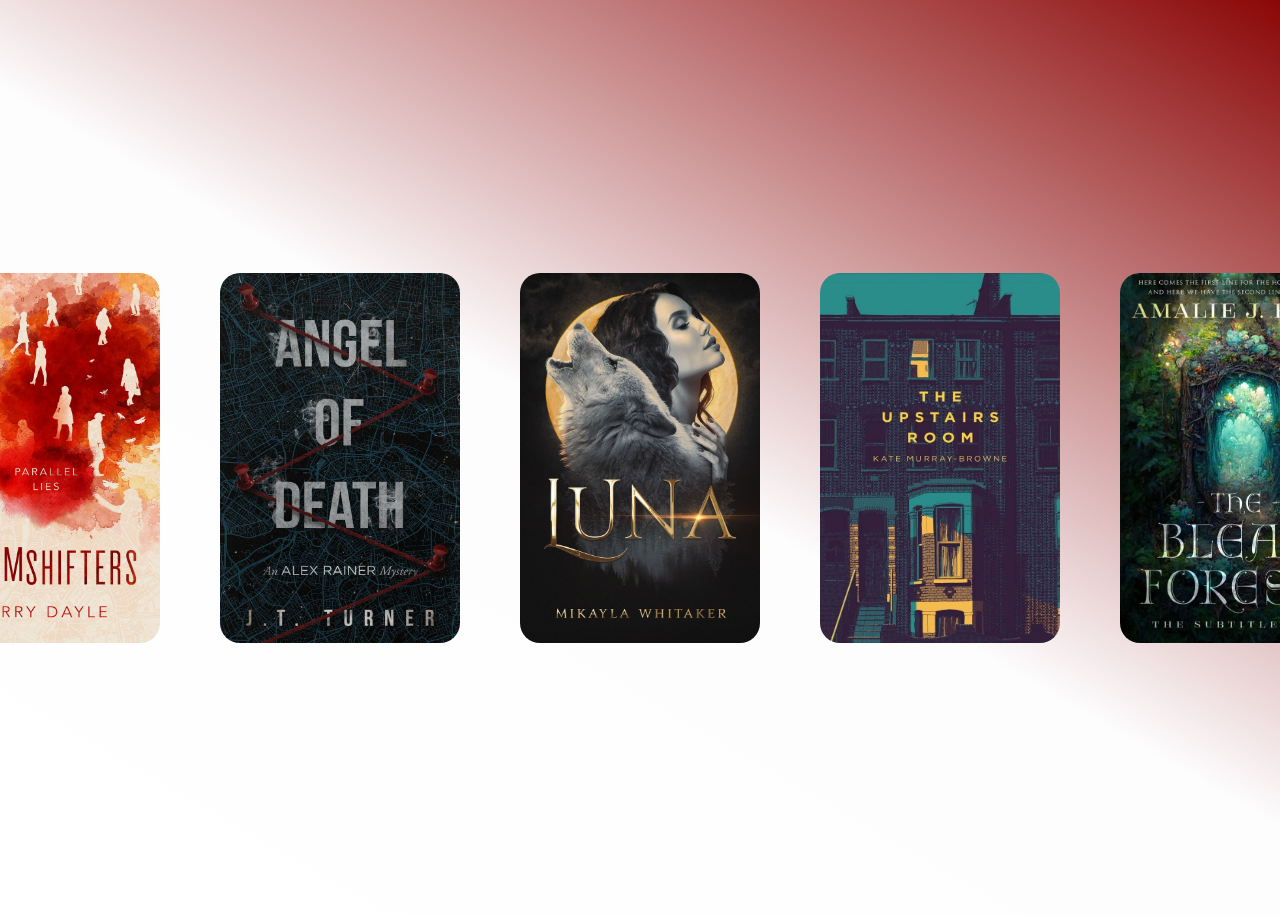
<file: arrival.html>
<!DOCTYPE html>
<html lang="en">
<head>
    <meta charset="UTF-8">
    <meta name="viewport" content="width=device-width, initial-scale=1.0">
    <link rel="stylesheet" href="arrivalss.css">
    <title>New Arrivals</title>
</head>
<body>

    <div class="container">
        <span class="slider" id="slider1"></span>
        <span class="slider" id="slider2"></span>
        <span class="slider" id="slider3"></span>
        <span class="slider" id="slider4"></span>
        <span class="slider" id="slider5"></span>
        <span class="slider" id="slider6"></span>
        <span class="slider" id="slider7"></span>

        <div class="imgContainer">

           <div class="slide_div" id="slide_1">
            <img src="./images/book1.jpg" alt="" class="img" id="img1">
            <a href="#slider1" class="button" id="button1"></a>
           </div>
           <div class="slide_div" id="slide_2">
            <img src="./images/book17.jpeg" alt="" class="img" id="img2">
            <a href="#slider2" class="button" id="button2"></a>
           </div>
           <div class="slide_div" id="slide_3">
            <img src="./images/book19.jpeg" alt="" class="img" id="img3">
            <a href="#slider3" class="button" id="button3"></a>
           </div>
           <div class="slide_div" id="slide_4">
            <img src="./images/book14.jpeg" alt="" class="img" id="img4">
            <a href="#slider4" class="button" id="button4"></a>
           </div>
           <div class="slide_div" id="slide_5">
            <img src="./images/book23.jpeg" alt="" class="img" id="img5">
            <a href="#slider5" class="button" id="button5"></a>
           </div>
           <div class="slide_div" id="slide_6">
            <img src="./images/book29.jpeg" alt="" class="img" id="img6">
            <a href="#slider6" class="button" id="button6"></a>
           </div>
           <div class="slide_div" id="slide_7">
            <img src="./images/book26.jpeg" alt="" class="img" id="img7">
            <a href="#slider7" class="button" id="button7"></a>
           </div>

        </div>
        
    </div>
    
</body>
</html>
</file>
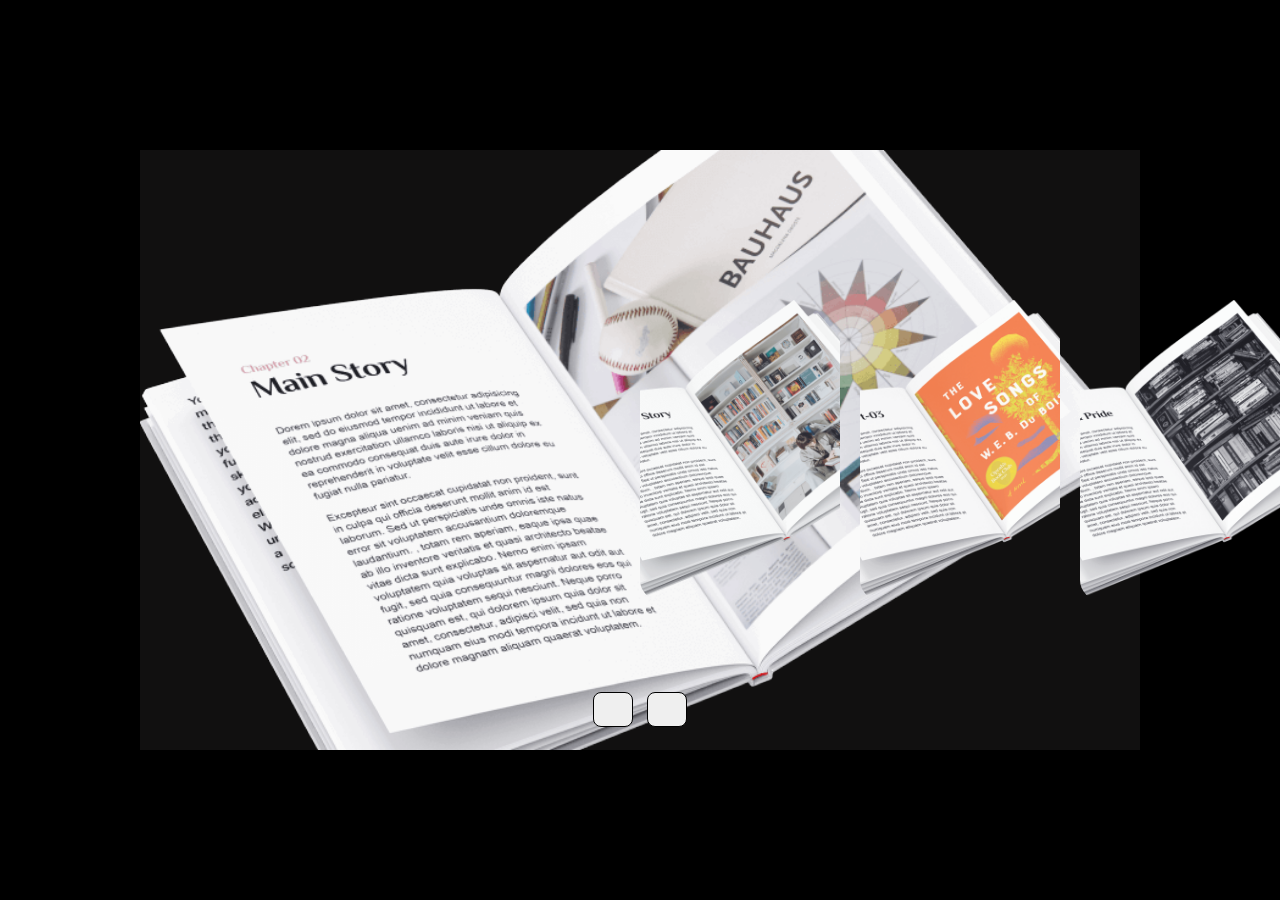
<file: free.html>
<!DOCTYPE html>
<html lang="en">
<head>
    <meta charset="UTF-8">
    <meta name="viewport" content="width=device-width, initial-scale=1.0">
    <link rel="stylesheet" href="freebies.css">
    <title>Freebies</title>
</head>
<body>
    <!--Font Awesome CDN-->
     <link rel="stylesheet" href="https://cdnjs.cloudflare.com/ajax/libs/font-awesome/6.4.0/css/all.min.css" integrity="sha512-iecdLmaskl7CVkqkXNQ/ZH/XLlvWZOJyj7Yy7tcenmpD1ypASozpmT/E0iPtmFIB46ZmdtAc9eNBvH0H/ZpiBw==" crossorigin="anonymous" referrerpolicy="no-referrer" />
     
    <div class="container">

        <div class="slide">

            
            <div class="item" style="background-image: url(./images/freebook1.png);">
                <div class="content">
                    <div class="name">Radical Gardening</div>
                    <div class="des">Radical gardening is more than just a pastime or a means of cultivating plants; it's a form of activism deeply rooted in principles of sustainability, social justice, and community empowerment.</div>
                    <button>See More</button>
                </div>
            </div>
            <div class="item" style="background-image: url(./images/freebook2.png);">
                <div class="content">
                    <div class="name">Red Queen</div>
                    <div class="des">The Red Queen hypothesis, derived from Lewis Carroll's "Through the Looking-Glass," serves as a foundational concept in evolutionary biology, particularly in the context of coevolutionary dynamics.</div>
                    <button>See More</button>
                </div>
            </div>
            <div class="item" style="background-image: url(./images/freebook3.png);">
                <div class="content">
                    <div class="name">Dick Francis</div>
                    <div class="des">Dick Francis was a renowned British author celebrated for his captivating novels set in the world of horse racing. Born in 1920, Francis initially pursued a career as a jockey, where he experienced firsthand the thrills.</div>
                    <button>See More</button>
                </div>
            </div>
            <div class="item" style="background-image: url(./images/freebook4.png);">
                <div class="content">
                    <div class="name">The Girl of ink and stars</div>
                    <div class="des">"The Girl of Ink and Stars" is a captivating young adult novel written by Kiran Millwood Hargrave that blends elements of fantasy, adventure, and coming-of-age themes. </div>
                    <button>See More</button>
                </div>
            </div>
            <div class="item" style="background-image: url(./images/freebook5.png);">
                <div class="content">
                    <div class="name">The Happy lemon</div>
                    <div class="des">The Happy Lemon is a popular chain of tea shops known for its refreshing and innovative drinks, particularly its signature lemon series beverages. </div>
                    <button>See More</button>
                </div>
            </div>
            

        </div>

        <div class="button">
            <button class="prev"><i class="fa-solid fa-arrow-left"></i></button>
            <button class="next"><i class="fa-solid fa-arrow-right"></i></button>
        </div>

    </div>
    <script src="freebiess.js"></script>
</body>
</html>
</file>
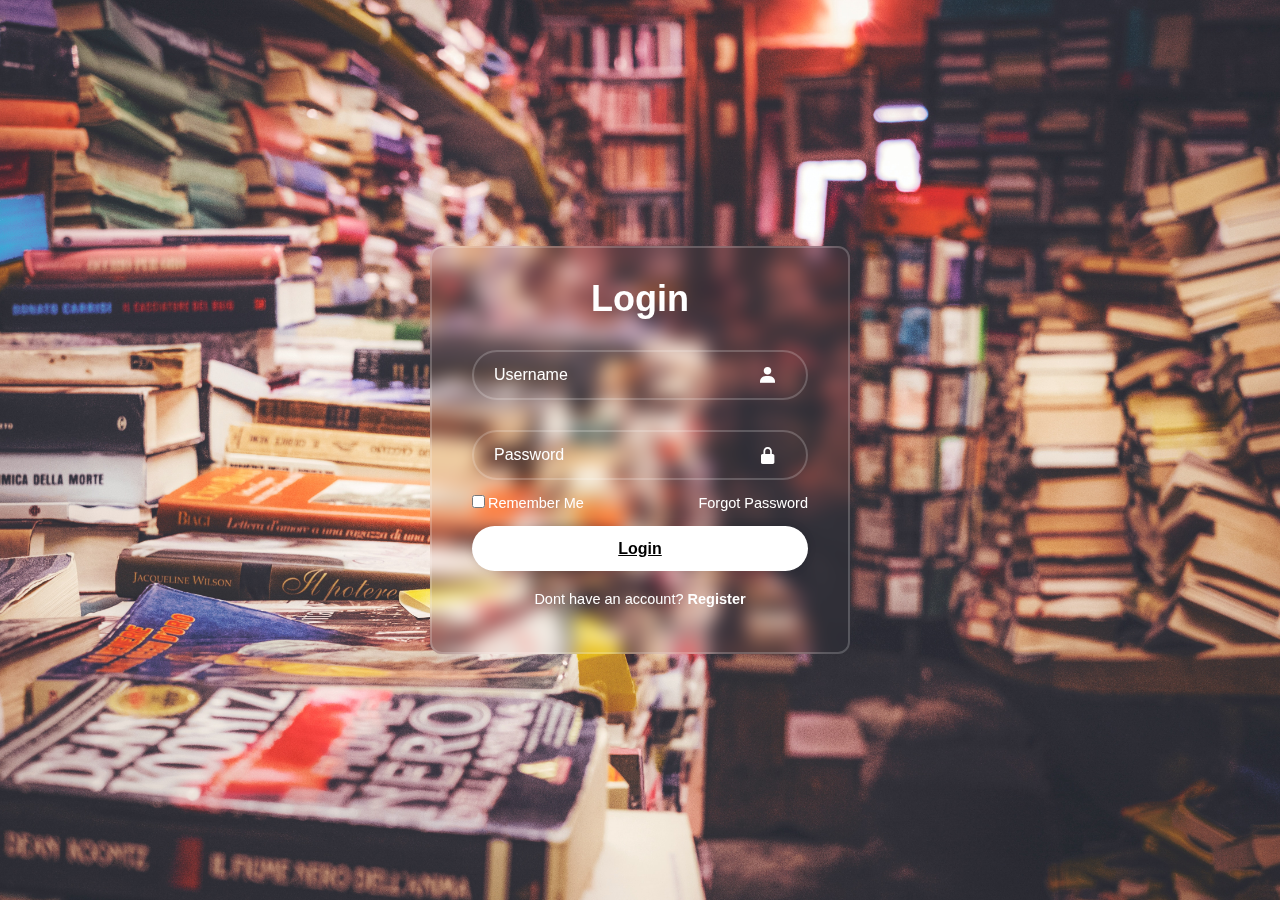
<file: log.html>
<!DOCTYPE html>
<html lang="en">
<head>
  <meta charset="UTF-8">
  <meta name="viewport" content="width=device-width, initial-scale=1.0">
  <title>Login Form</title>
  <link rel="stylesheet" href="logstyle.css">
  <link href='https://unpkg.com/boxicons@2.1.4/css/boxicons.min.css' rel='stylesheet'>
</head>
<body>
  <div class="wrapper">
    <form action="">
      <h1>Login</h1>
      <div class="input-box">
        <input type="text" placeholder="Username" required>
        <i class='bx bxs-user'></i>
      </div>
      <div class="input-box">
        <input type="password" placeholder="Password" required>
        <i class='bx bxs-lock-alt' ></i>
      </div>
      <div class="remember-forgot">
        <label><input type="checkbox">Remember Me</label>
        <a href="#">Forgot Password</a>
      </div>
      <button type="submit" class="btn"><a href="index.html" class="L">Login</a></button>
      <div class="register-link">
        <p>Dont have an account? <a href="#">Register</a></p>
      </div>
    </form>
  </div>
</body>
</html>
</file>
<file: arrivalss.css>
body{
    width: 100%;
    height: 100vh;
    display: flex;
    align-items: center;
    overflow: hidden;
    background: linear-gradient(30deg, rgb(255, 255, 255), rgb(253, 253, 254), rgb(139, 7, 7));
}

.container{
    width: 100%;
    height: 90vh;
    display: flex;
    flex-direction: row;
    align-items: center;
    overflow: hidden;
}

.imgContainer{
    width: 100%;
    height: 600px;
    position: absolute;
    left: 0;
    display: flex;
    justify-content: center;
    align-items: center;
    transition: 1s;
}

.slide_div{
    display: flex;
    align-items: center;
    justify-content: center;
    margin: 0 30px 0 30px;
}

img{
    position: relative;
    height: 370px;
    width: 240px;
    
    transition: 0.7s;
    border-radius: 20px;
}

.button{
    position: absolute;
    width: 240px;
    height: 370px;
    transition: 0.7s;
    border-radius: 20px;
}

.button:hover{
    background-color: rgba(0, 0, 0, 0.2);
}

#slider1:target ~ .imgContainer #img1,
#slider1:target ~ .imgContainer #button1{
    width: 390px;
    height: 600px;
    background-color: transparent;
    filter: saturate(100%);
}

#slider2:target ~ .imgContainer #img2,
#slider2:target ~ .imgContainer #button2{
    width: 390px;
    height: 600px;
    background-color: transparent;
    filter: saturate(100%);
}

#slider3:target ~ .imgContainer #img3,
#slider3:target ~ .imgContainer #button3{
    width: 390px;
    height: 600px;
    background-color: transparent;
    filter: saturate(100%);
}

#slider4:target ~ .imgContainer #img4,
#slider4:target ~ .imgContainer #button4{
    width: 390px;
    height: 600px;
    background-color: transparent;
    filter: saturate(100%);
}

#slider5:target ~ .imgContainer #img5,
#slider5:target ~ .imgContainer #button5{
    width: 390px;
    height: 600px;
    background-color: transparent;
    filter: saturate(100%);
}

#slider6:target ~ .imgContainer #img6,
#slider6:target ~ .imgContainer #button6{
    width: 390px;
    height: 600px;
    background-color: transparent;
    filter: saturate(100%);
}

#slider7:target ~ .imgContainer #img7,
#slider7:target ~ .imgContainer #button7{
    width: 390px;
    height: 600px;
    background-color: transparent;
    filter: saturate(100%);
}


#slider1:target ~ .imgContainer{
    left: 60%;
}
#slider2:target ~ .imgContainer{
    left: 40%;
}
#slider3:target ~ .imgContainer{
    left: 20%;
}
#slider4:target ~ .imgContainer{
    left: 0%;
}
#slider5:target ~ .imgContainer{
    left: -20%;
}
#slider6:target ~ .imgContainer{
    left: -40%;
}
#slider7:target ~ .imgContainer{
    left: -60%;
}
</file>
<file: freebies.css>
*{
    margin: 0;
    padding: 0;
    box-sizing: border-box;
}

body{
    background: #000000;
    overflow: hidden;
}

.container{

    position: absolute;
    top: 50%;
    left: 50%;
    transform: translate(-50%, -50%);
    width: 1000px;
    height: 600px;
    background: #111010;
}

.container .slide .item{
    width: 200px;
    height: 300px;
    position: absolute;
    top: 50%;
    transform: translate(0, -50%);
    border-radius: 20px;
    background-position: 50% 50%;
    background-size: cover;
    display: inline-block;
    transition: 0.5s;
}

.slide .item:nth-child(1),
.slide .item:nth-child(2){
    top: 0;
    left: 0;
    transform: translate(0, 0);
    border-radius: 0;
    width: 100%;
    height: 100%;
}


.slide .item:nth-child(3){
    left: 50%;
}
.slide .item:nth-child(4){
    left: calc(50% + 220px);
}
.slide .item:nth-child(5){
    left: calc(50% + 440px);
}

/* here n = 0, 1, 2, 3,... */
.slide .item:nth-child(n + 6){
    left: calc(50% + 660px);
    opacity: 0;
}



.item .content{
    position: absolute;
    top: 50%;
    left: 100px;
    width: 300px;
    text-align: left;
    color: #040404;
    transform: translate(0, -50%);
    font-family: system-ui;
    display: none;
}


.slide .item:nth-child(2) .content{
    display: block;
}


.content .name{
    font-size: 40px;
    text-transform: uppercase;
    font-weight: bold;
    opacity: 0;
    animation: animate 1s ease-in-out 1 forwards;
}

.content .des{
    margin-top: 10px;
    margin-bottom: 20px;
    opacity: 0;
    animation: animate 1s ease-in-out 0.3s 1 forwards;
}

.content button{
    padding: 10px 20px;
    border: none;
    cursor: pointer;
    opacity: 0;
    animation: animate 1s ease-in-out 0.6s 1 forwards;
}


@keyframes animate {
    from{
        opacity: 0;
        transform: translate(0, 100px);
        filter: blur(33px);
    }

    to{
        opacity: 1;
        transform: translate(0);
        filter: blur(0);
    }
}



.button{
    width: 100%;
    text-align: center;
    position: absolute;
    bottom: 20px;
}

.button button{
    width: 40px;
    height: 35px;
    border-radius: 8px;
    border: none;
    cursor: pointer;
    margin: 0 5px;
    border: 1px solid #000;
    transition: 0.3s;
}

.button button:hover{
    background: #ababab;
    color: #fff;
}
</file>
<file: logstyle.css>
*{
  margin: 0;
  padding: 0;
  box-sizing: border-box;
  font-family: "Poppins", sans-serif;
}
body{
  display: flex;
  justify-content: center;
  align-items: center;
  min-height: 100vh;
  background: url(/images/walpaper3.jpg) no-repeat;
  background-size: cover;
  background-position: center;
}
.wrapper{
  width: 420px;
  background: transparent;
  border: 2px solid rgba(255, 255, 255, .2);
  backdrop-filter: blur(9px);
  color: #fff;
  border-radius: 12px;
  padding: 30px 40px;
}
.L{
    color: black;
}
.wrapper h1{
  font-size: 36px;
  text-align: center;
}
.wrapper .input-box{
  position: relative;
  width: 100%;
  height: 50px;
  
  margin: 30px 0;
}
.input-box input{
  width: 100%;
  height: 100%;
  background: transparent;
  border: none;
  outline: none;
  border: 2px solid rgba(255, 255, 255, .2);
  border-radius: 40px;
  font-size: 16px;
  color: #fff;
  padding: 20px 45px 20px 20px;
}
.input-box input::placeholder{
  color: #fff;
}
.input-box i{
  position: absolute;
  right: 20px;
  top: 30%;
  transform: translate(-50%);
  font-size: 20px;

}
.wrapper .remember-forgot{
  display: flex;
  justify-content: space-between;
  font-size: 14.5px;
  margin: -15px 0 15px;
}
.remember-forgot label input{
  accent-color: #fff;
  margin-right: 3px;

}
.remember-forgot a{
  color: #fff;
  text-decoration: none;

}
.remember-forgot a:hover{
  text-decoration: underline;
}
.wrapper .btn{
  width: 100%;
  height: 45px;
  background: #fff;
  border: none;
  outline: none;
  border-radius: 40px;
  box-shadow: 0 0 10px rgba(0, 0, 0, .1);
  cursor: pointer;
  font-size: 16px;
  color: #333;
  font-weight: 600;
}
.wrapper .register-link{
  font-size: 14.5px;
  text-align: center;
  margin: 20px 0 15px;

}
.register-link p a{
  color: #fff;
  text-decoration: none;
  font-weight: 600;
}
.register-link p a:hover{
  text-decoration: underline;
}
</file>
